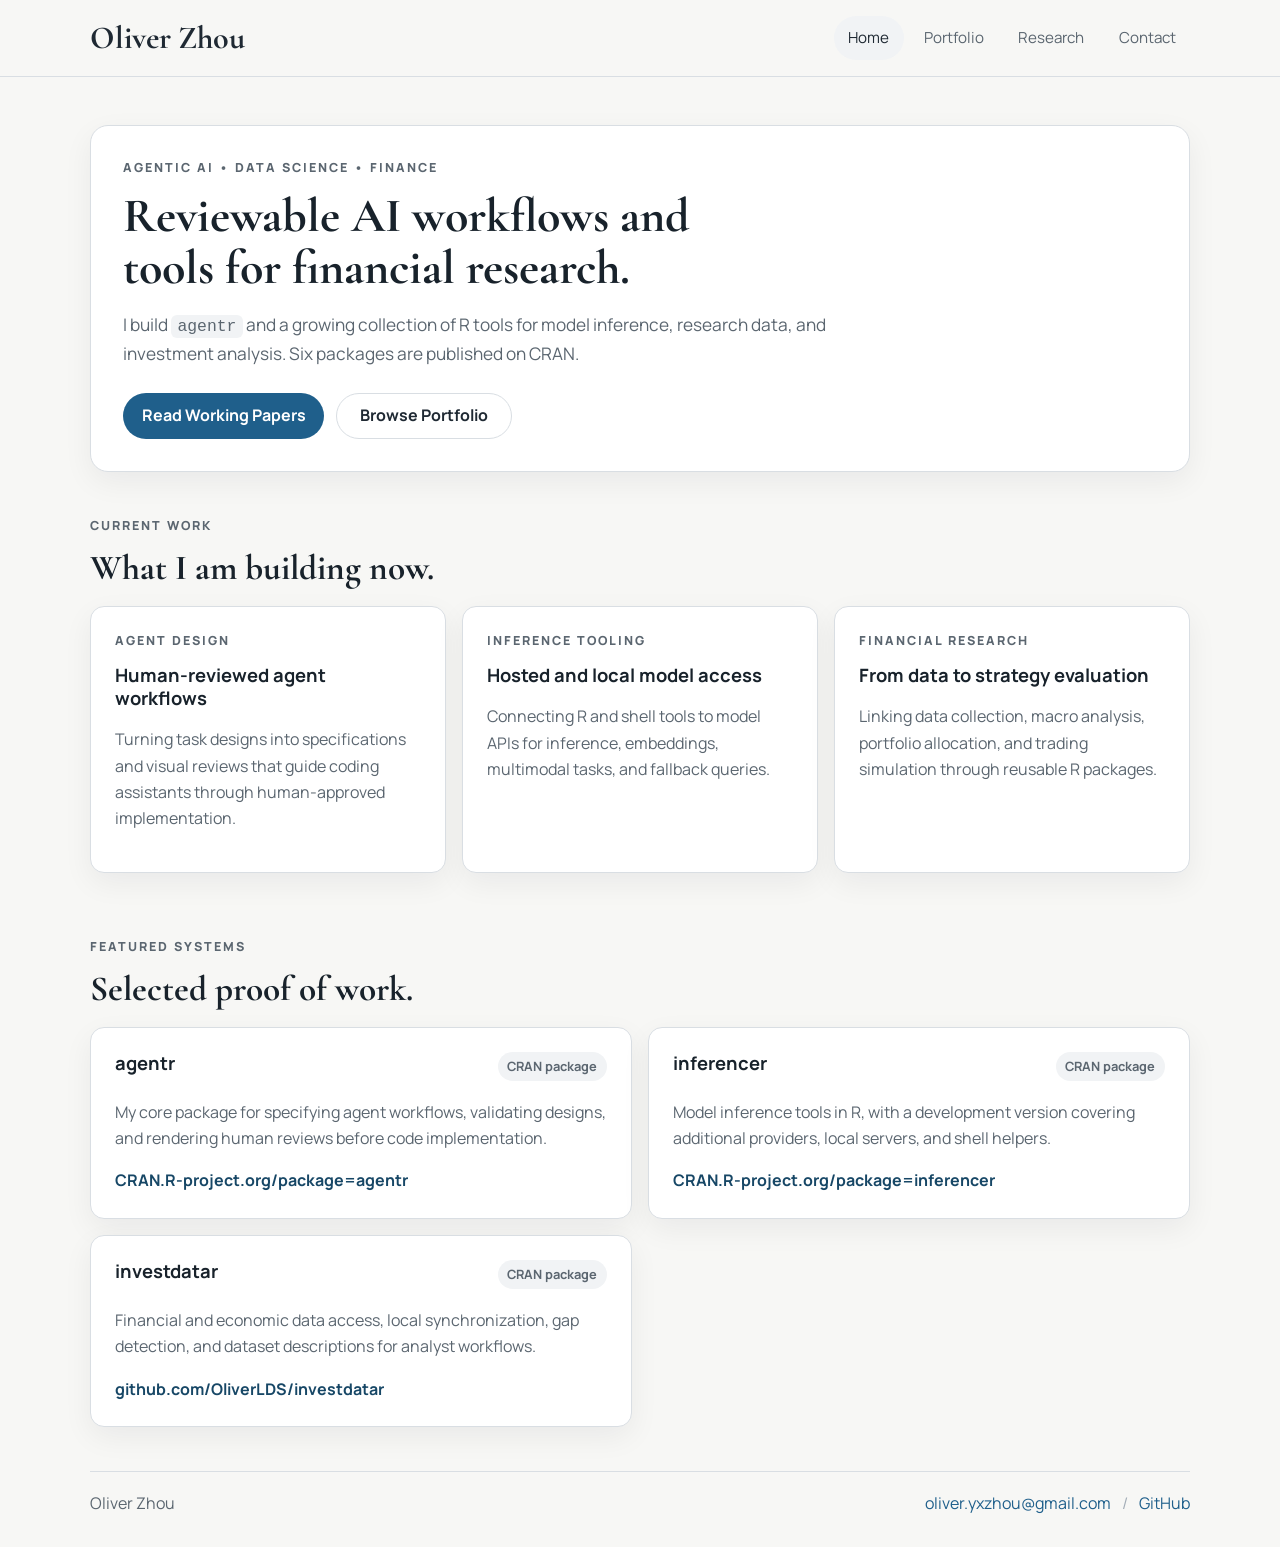
<file: index.html>
<!DOCTYPE html>
<html lang="en">
<head>
  <meta charset="UTF-8" />
  <meta name="viewport" content="width=device-width, initial-scale=1.0" />
  <title>Oliver Zhou | Portfolio</title>
  <meta
    name="description"
    content="Oliver Zhou builds reviewable AI workflows and R tools for model inference, financial research, and trading simulation."
  />
  <link rel="preconnect" href="https://fonts.googleapis.com" />
  <link rel="preconnect" href="https://fonts.gstatic.com" crossorigin />
  <link
    href="https://fonts.googleapis.com/css2?family=Manrope:wght@400;500;600;700;800&amp;family=Cormorant+Garamond:wght@500;600;700&amp;display=swap"
    rel="stylesheet"
  />
  <link rel="stylesheet" href="assets/style.css" />
</head>
<body>
  <header class="site-header">
    <nav class="site-nav">
      <a class="brand" href="index.html">Oliver Zhou</a>
      <div class="nav-links">
        <a href="index.html" aria-current="page">Home</a>
        <a href="cv.html">Portfolio</a>
        <a href="research.html">Research</a>
        <a href="contact.html">Contact</a>
      </div>
    </nav>
  </header>

  <main>
    <section class="hero-shell">
      <div class="container">
        <div class="hero-copy reveal">
          <p class="eyebrow">Agentic AI • Data Science • Finance</p>
          <h1>Reviewable AI workflows and tools for financial research.</h1>
          <p class="lead">
            I build <code>agentr</code> and a growing collection of R tools for model
            inference, research data, and investment analysis. Six packages are published on CRAN.
          </p>
          <div class="hero-actions">
            <a class="button button-primary" href="research.html">Read Working Papers</a>
            <a class="button button-secondary" href="cv.html">Browse Portfolio</a>
          </div>
        </div>
      </div>
    </section>

    <section class="container section">
      <div class="section-heading reveal">
        <p class="eyebrow">Current Work</p>
        <h2>What I am building now.</h2>
      </div>

      <div class="feature-grid">
        <article class="feature-card reveal">
          <p class="card-kicker">Agent Design</p>
          <h3>Human-reviewed agent workflows</h3>
          <p>
            Turning task designs into specifications and visual reviews that
            guide coding assistants through human-approved implementation.
          </p>
        </article>

        <article class="feature-card reveal">
          <p class="card-kicker">Inference Tooling</p>
          <h3>Hosted and local model access</h3>
          <p>
            Connecting R and shell tools to model APIs for inference,
            embeddings, multimodal tasks, and fallback queries.
          </p>
        </article>

        <article class="feature-card reveal">
          <p class="card-kicker">Financial Research</p>
          <h3>From data to strategy evaluation</h3>
          <p>
            Linking data collection, macro analysis, portfolio allocation,
            and trading simulation through reusable R packages.
          </p>
        </article>
      </div>
    </section>

    <section class="container section">
      <div class="section-heading reveal">
        <p class="eyebrow">Featured Systems</p>
        <h2>Selected proof of work.</h2>
      </div>

      <div class="project-grid">
        <article class="project-card reveal">
          <div class="project-topline">
            <h3>agentr</h3>
            <span>CRAN package</span>
          </div>
          <p>My core package for specifying agent workflows, validating designs, and rendering human reviews before code implementation.</p>
          <a href="https://CRAN.R-project.org/package=agentr">CRAN.R-project.org/package=agentr</a>
        </article>

        <article class="project-card reveal">
          <div class="project-topline">
            <h3>inferencer</h3>
            <span>CRAN package</span>
          </div>
          <p>Model inference tools in R, with a development version covering additional providers, local servers, and shell helpers.</p>
          <a href="https://CRAN.R-project.org/package=inferencer">CRAN.R-project.org/package=inferencer</a>
        </article>

        <article class="project-card reveal">
          <div class="project-topline">
            <h3>investdatar</h3>
            <span>CRAN package</span>
          </div>
          <p>Financial and economic data access, local synchronization, gap detection, and dataset descriptions for analyst workflows.</p>
          <a href="https://github.com/OliverLDS/investdatar">github.com/OliverLDS/investdatar</a>
        </article>
      </div>
    </section>
  </main>

  <footer class="site-footer">
    <div class="container footer-inner">
      <p>Oliver Zhou</p>
      <p>
        <a href="mailto:oliver.yxzhou@gmail.com">oliver.yxzhou@gmail.com</a>
        <span class="footer-sep">/</span>
        <a href="https://github.com/OliverLDS">GitHub</a>
      </p>
    </div>
  </footer>
</body>
</html>
</file>
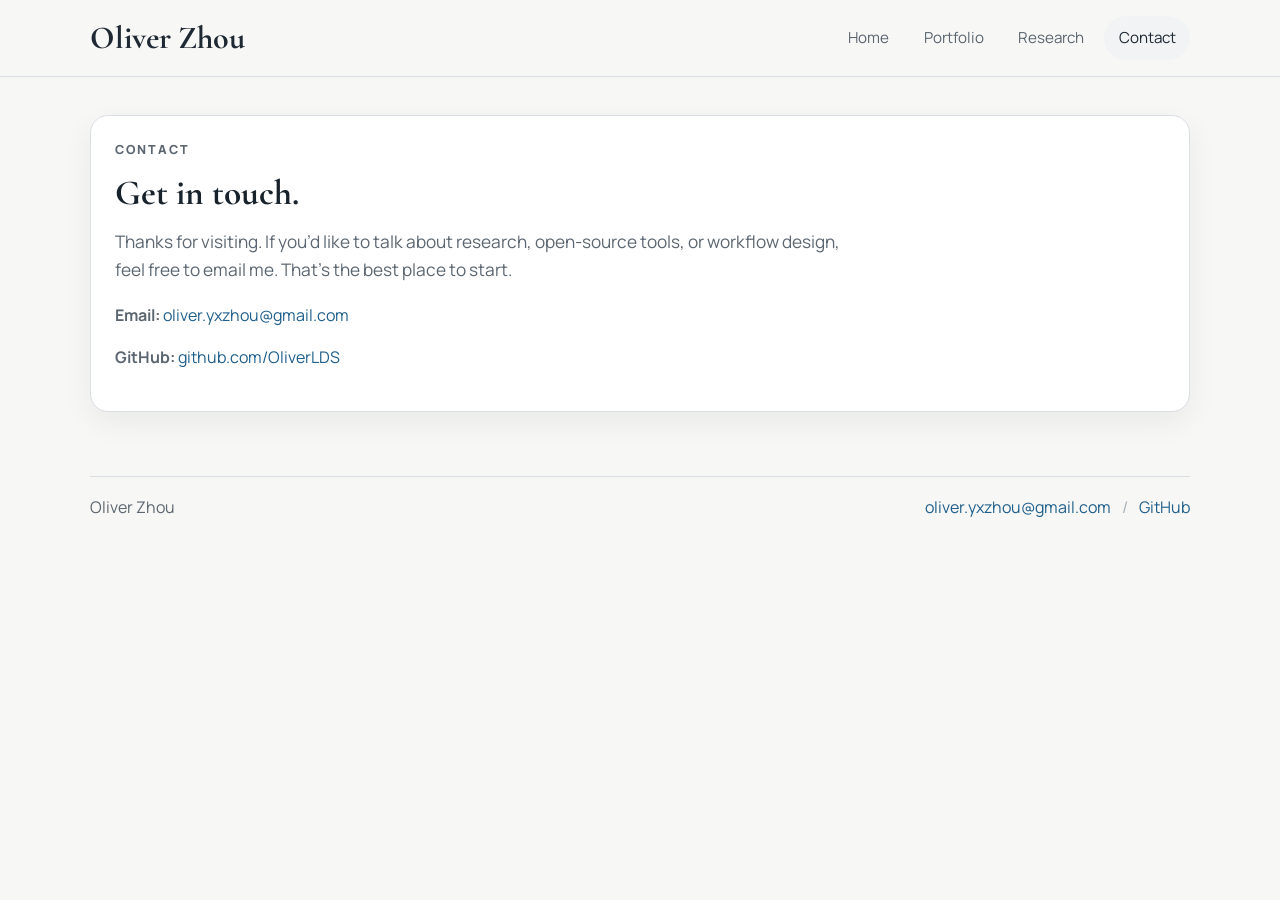
<file: contact.html>
<!DOCTYPE html>
<html lang="en">
<head>
  <meta charset="UTF-8" />
  <meta name="viewport" content="width=device-width, initial-scale=1.0" />
  <title>Contact | Oliver Zhou</title>
  <link rel="preconnect" href="https://fonts.googleapis.com" />
  <link rel="preconnect" href="https://fonts.gstatic.com" crossorigin />
  <link
    href="https://fonts.googleapis.com/css2?family=Manrope:wght@400;500;600;700;800&amp;family=Cormorant+Garamond:wght@500;600;700&amp;display=swap"
    rel="stylesheet"
  />
  <link rel="stylesheet" href="assets/style.css" />
</head>
<body>
  <header class="site-header">
    <nav class="site-nav">
      <a class="brand" href="index.html">Oliver Zhou</a>
      <div class="nav-links">
        <a href="index.html">Home</a>
        <a href="cv.html">Portfolio</a>
        <a href="research.html">Research</a>
        <a href="contact.html" aria-current="page">Contact</a>
      </div>
    </nav>
  </header>

  <main class="container page-shell">
    <section class="page-intro reveal">
      <p class="eyebrow">Contact</p>
      <h1>Get in touch.</h1>
      <p class="lead">
        Thanks for visiting. If you’d like to talk about research, open-source tools,
        or workflow design, feel free to email me. That’s the best place to start.
      </p>
      <p><strong>Email:</strong> <a href="mailto:oliver.yxzhou@gmail.com">oliver.yxzhou@gmail.com</a></p>
      <p><strong>GitHub:</strong> <a href="https://github.com/OliverLDS">github.com/OliverLDS</a></p>
    </section>
  </main>

  <footer class="site-footer">
    <div class="container footer-inner">
      <p>Oliver Zhou</p>
      <p>
        <a href="mailto:oliver.yxzhou@gmail.com">oliver.yxzhou@gmail.com</a>
        <span class="footer-sep">/</span>
        <a href="https://github.com/OliverLDS">GitHub</a>
      </p>
    </div>
  </footer>
</body>
</html>
</file>
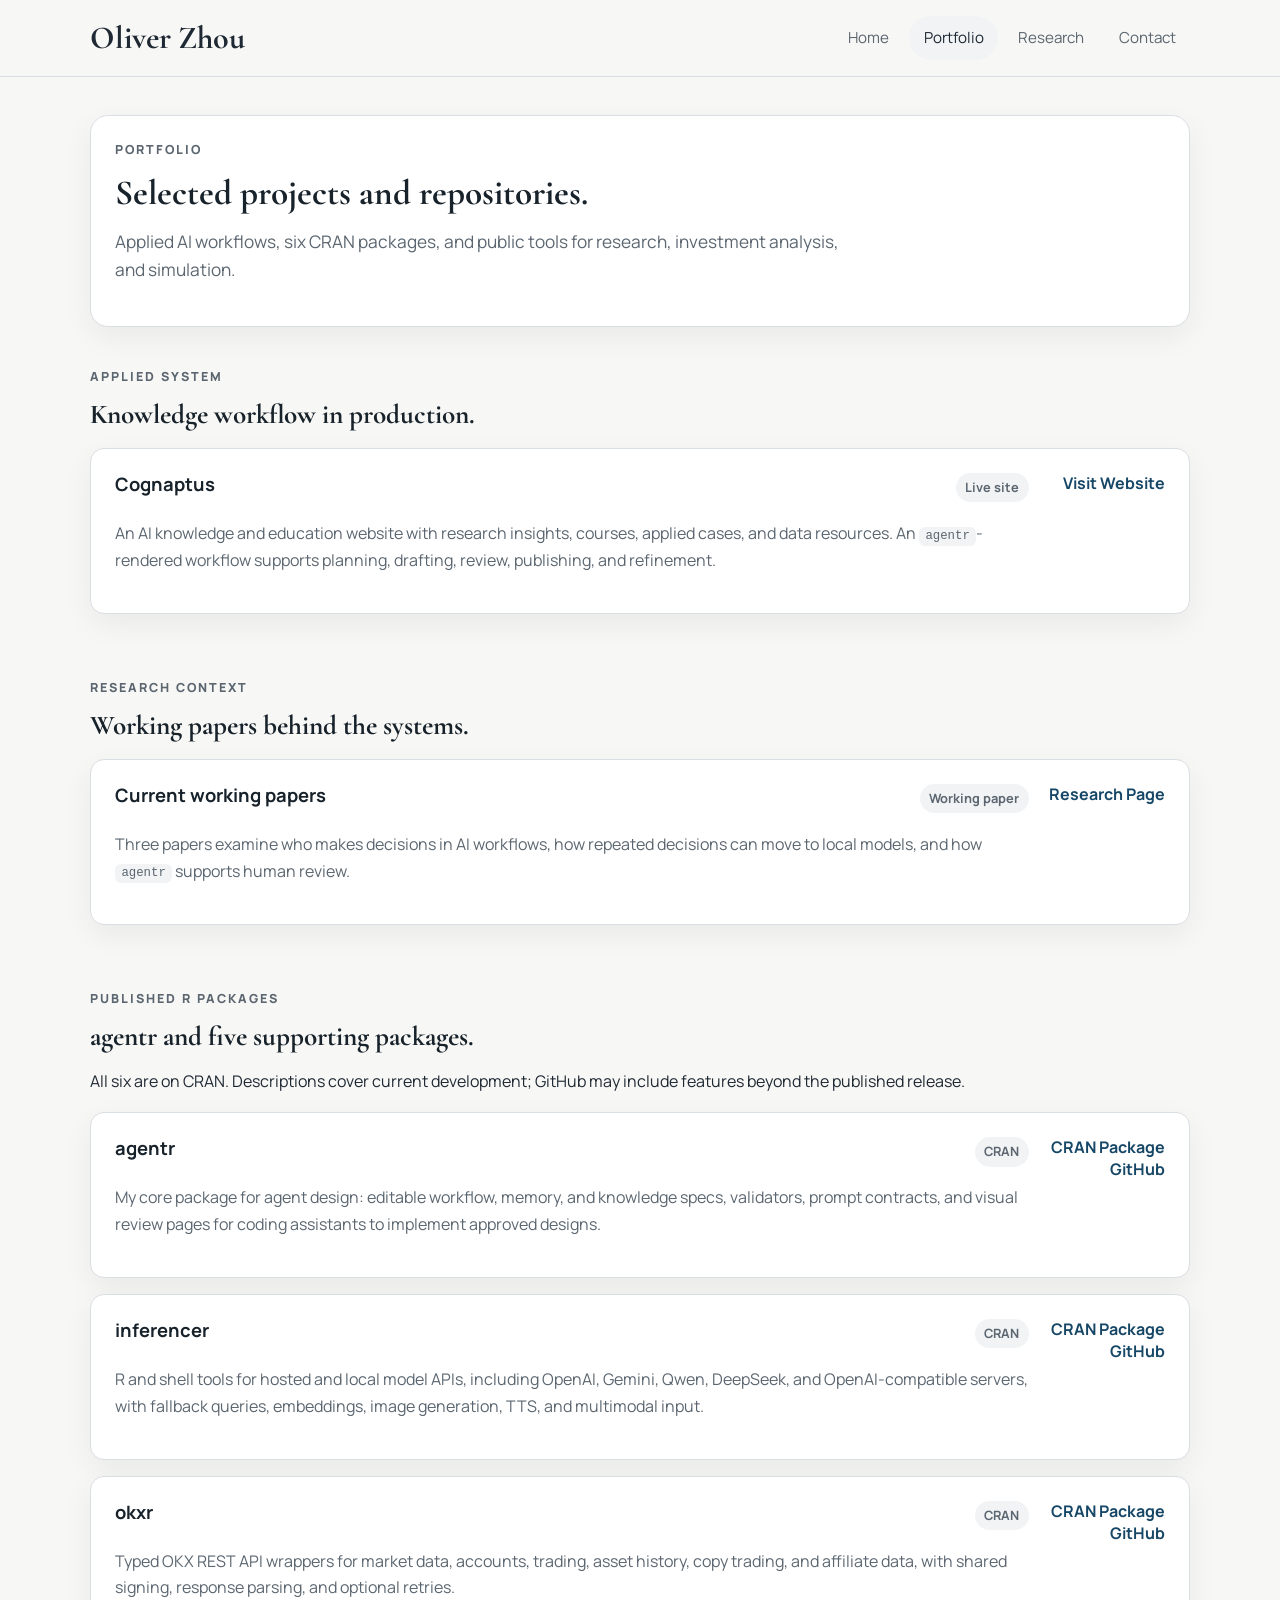
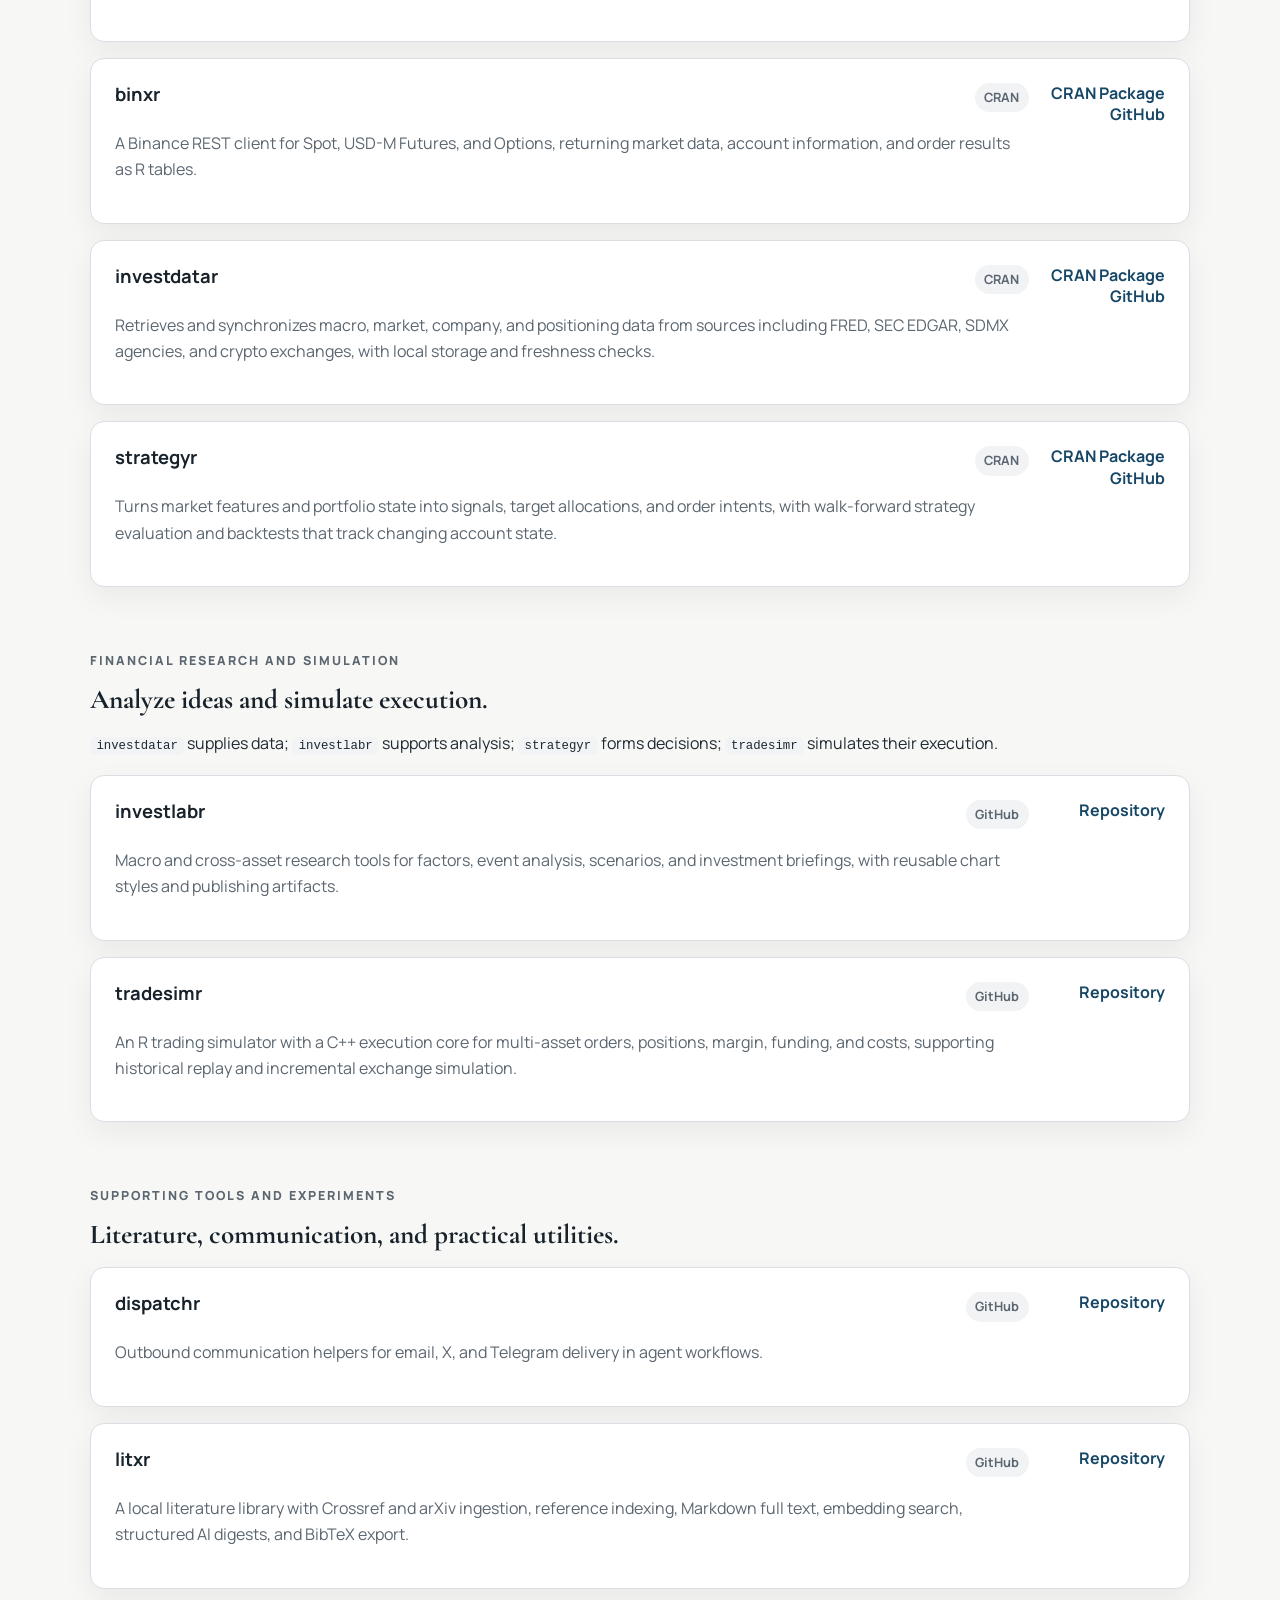
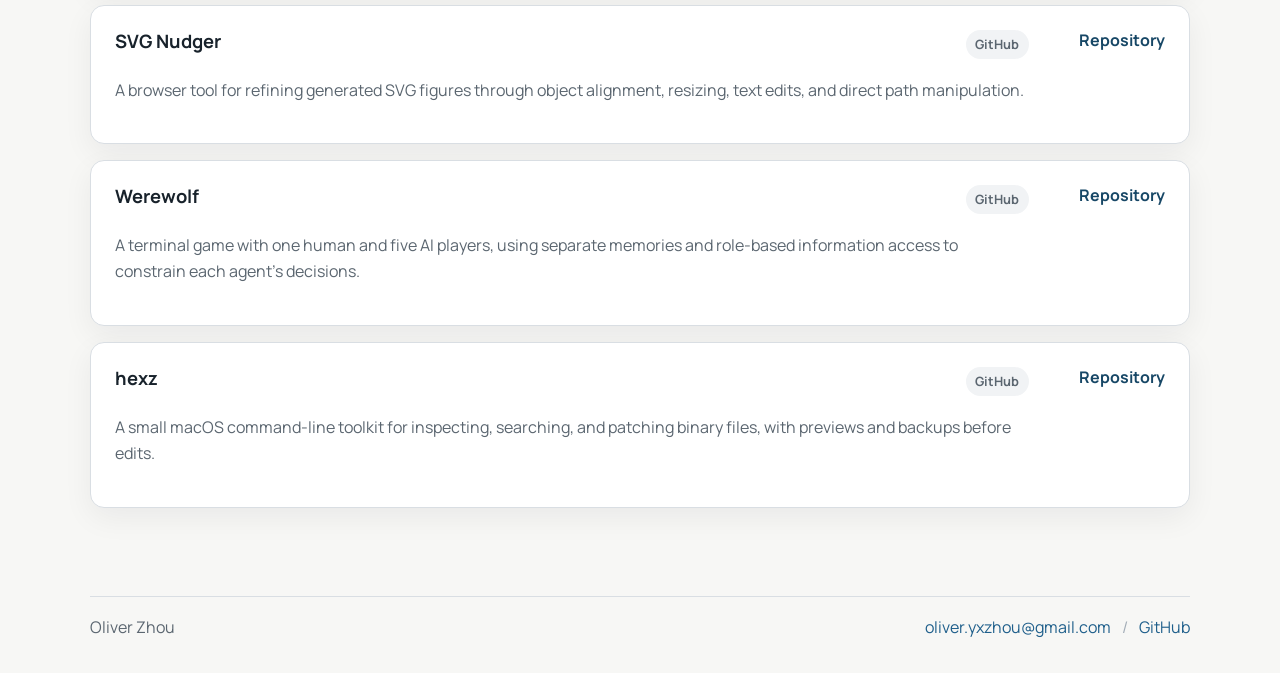
<file: cv.html>
<!DOCTYPE html>
<html lang="en">
<head>
  <meta charset="UTF-8" />
  <meta name="viewport" content="width=device-width, initial-scale=1.0" />
  <title>Portfolio | Oliver Zhou</title>
  <meta name="description" content="Oliver Zhou's portfolio: Cognaptus, six CRAN packages, financial research tools, and AI workflow experiments." />
  <link rel="preconnect" href="https://fonts.googleapis.com" />
  <link rel="preconnect" href="https://fonts.gstatic.com" crossorigin />
  <link
    href="https://fonts.googleapis.com/css2?family=Manrope:wght@400;500;600;700;800&amp;family=Cormorant+Garamond:wght@500;600;700&amp;display=swap"
    rel="stylesheet"
  />
  <link rel="stylesheet" href="assets/style.css" />
</head>
<body>
  <header class="site-header">
    <nav class="site-nav">
      <a class="brand" href="index.html">Oliver Zhou</a>
      <div class="nav-links">
        <a href="index.html">Home</a>
        <a href="cv.html" aria-current="page">Portfolio</a>
        <a href="research.html">Research</a>
        <a href="contact.html">Contact</a>
      </div>
    </nav>
  </header>

  <main class="container page-shell">
    <section class="page-intro reveal">
      <p class="eyebrow">Portfolio</p>
      <h1>Selected projects and repositories.</h1>
      <p class="lead">
        Applied AI workflows, six CRAN packages, and public tools for research,
        investment analysis, and simulation.
      </p>
    </section>

    <section class="section">
      <div class="section-heading compact reveal">
        <p class="eyebrow">Applied System</p>
        <h2>Knowledge workflow in production.</h2>
      </div>
      <div class="stack-list">
        <article class="stack-card reveal">
          <div>
            <div class="project-topline">
              <h3>Cognaptus</h3>
              <span>Live site</span>
            </div>
            <p>An AI knowledge and education website with research insights, courses, applied cases, and data resources. An <code>agentr</code>-rendered workflow supports planning, drafting, review, publishing, and refinement.</p>
          </div>
          <a href="https://cognaptus.com/">Visit Website</a>
        </article>
      </div>
    </section>

    <section class="section">
      <div class="section-heading compact reveal">
        <p class="eyebrow">Research Context</p>
        <h2>Working papers behind the systems.</h2>
      </div>
      <div class="stack-list">
        <article class="stack-card reveal">
          <div>
            <div class="project-topline">
              <h3>Current working papers</h3>
              <span>Working paper</span>
            </div>
            <p>Three papers examine who makes decisions in AI workflows, how repeated decisions can move to local models, and how <code>agentr</code> supports human review.</p>
          </div>
          <a href="research.html">Research Page</a>
        </article>
      </div>
    </section>

    <section class="section">
      <div class="section-heading compact reveal">
        <p class="eyebrow">Published R Packages</p>
        <h2>agentr and five supporting packages.</h2>
        <p>All six are on CRAN. Descriptions cover current development; GitHub may include features beyond the published release.</p>
      </div>
      <div class="stack-list">
        <article class="stack-card reveal">
          <div>
            <div class="project-topline">
              <h3>agentr</h3>
              <span>CRAN</span>
            </div>
            <p>My core package for agent design: editable workflow, memory, and knowledge specs, validators, prompt contracts, and visual review pages for coding assistants to implement approved designs.</p>
          </div>
          <div>
            <a href="https://CRAN.R-project.org/package=agentr">CRAN Package</a>
            <a href="https://github.com/OliverLDS/agentr">GitHub</a>
          </div>
        </article>

        <article class="stack-card reveal">
          <div>
            <div class="project-topline">
              <h3>inferencer</h3>
              <span>CRAN</span>
            </div>
            <p>R and shell tools for hosted and local model APIs, including OpenAI, Gemini, Qwen, DeepSeek, and OpenAI-compatible servers, with fallback queries, embeddings, image generation, TTS, and multimodal input.</p>
          </div>
          <div>
            <a href="https://CRAN.R-project.org/package=inferencer">CRAN Package</a>
            <a href="https://github.com/OliverLDS/inferencer">GitHub</a>
          </div>
        </article>

        <article class="stack-card reveal">
          <div>
            <div class="project-topline">
              <h3>okxr</h3>
              <span>CRAN</span>
            </div>
            <p>Typed OKX REST API wrappers for market data, accounts, trading, asset history, copy trading, and affiliate data, with shared signing, response parsing, and optional retries.</p>
          </div>
          <div>
            <a href="https://CRAN.R-project.org/package=okxr">CRAN Package</a>
            <a href="https://github.com/OliverLDS/okxr">GitHub</a>
          </div>
        </article>

        <article class="stack-card reveal">
          <div>
            <div class="project-topline">
              <h3>binxr</h3>
              <span>CRAN</span>
            </div>
            <p>A Binance REST client for Spot, USD-M Futures, and Options, returning market data, account information, and order results as R tables.</p>
          </div>
          <div>
            <a href="https://CRAN.R-project.org/package=binxr">CRAN Package</a>
            <a href="https://github.com/OliverLDS/binxr">GitHub</a>
          </div>
        </article>

        <article class="stack-card reveal">
          <div>
            <div class="project-topline">
              <h3>investdatar</h3>
              <span>CRAN</span>
            </div>
            <p>Retrieves and synchronizes macro, market, company, and positioning data from sources including FRED, SEC EDGAR, SDMX agencies, and crypto exchanges, with local storage and freshness checks.</p>
          </div>
          <div>
            <a href="https://CRAN.R-project.org/package=investdatar">CRAN Package</a>
            <a href="https://github.com/OliverLDS/investdatar">GitHub</a>
          </div>
        </article>

        <article class="stack-card reveal">
          <div>
            <div class="project-topline">
              <h3>strategyr</h3>
              <span>CRAN</span>
            </div>
            <p>Turns market features and portfolio state into signals, target allocations, and order intents, with walk-forward strategy evaluation and backtests that track changing account state.</p>
          </div>
          <div>
            <a href="https://CRAN.R-project.org/package=strategyr">CRAN Package</a>
            <a href="https://github.com/OliverLDS/strategyr">GitHub</a>
          </div>
        </article>
      </div>
    </section>

    <section class="section">
      <div class="section-heading compact reveal">
        <p class="eyebrow">Financial Research and Simulation</p>
        <h2>Analyze ideas and simulate execution.</h2>
        <p><code>investdatar</code> supplies data; <code>investlabr</code> supports analysis; <code>strategyr</code> forms decisions; <code>tradesimr</code> simulates their execution.</p>
      </div>
      <div class="stack-list">
        <article class="stack-card reveal">
          <div>
            <div class="project-topline">
              <h3>investlabr</h3>
              <span>GitHub</span>
            </div>
            <p>Macro and cross-asset research tools for factors, event analysis, scenarios, and investment briefings, with reusable chart styles and publishing artifacts.</p>
          </div>
          <a href="https://github.com/OliverLDS/investlabr">Repository</a>
        </article>

        <article class="stack-card reveal">
          <div>
            <div class="project-topline">
              <h3>tradesimr</h3>
              <span>GitHub</span>
            </div>
            <p>An R trading simulator with a C++ execution core for multi-asset orders, positions, margin, funding, and costs, supporting historical replay and incremental exchange simulation.</p>
          </div>
          <a href="https://github.com/OliverLDS/tradesimr">Repository</a>
        </article>
      </div>
    </section>

    <section class="section">
      <div class="section-heading compact reveal">
        <p class="eyebrow">Supporting Tools and Experiments</p>
        <h2>Literature, communication, and practical utilities.</h2>
      </div>
      <div class="stack-list">
        <article class="stack-card reveal">
          <div>
            <div class="project-topline">
              <h3>dispatchr</h3>
              <span>GitHub</span>
            </div>
            <p>Outbound communication helpers for email, X, and Telegram delivery in agent workflows.</p>
          </div>
          <a href="https://github.com/OliverLDS/dispatchr">Repository</a>
        </article>

        <article class="stack-card reveal">
          <div>
            <div class="project-topline">
              <h3>litxr</h3>
              <span>GitHub</span>
            </div>
            <p>A local literature library with Crossref and arXiv ingestion, reference indexing, Markdown full text, embedding search, structured AI digests, and BibTeX export.</p>
          </div>
          <a href="https://github.com/OliverLDS/litxr">Repository</a>
        </article>

        <article class="stack-card reveal">
          <div>
            <div class="project-topline">
              <h3>SVG Nudger</h3>
              <span>GitHub</span>
            </div>
            <p>A browser tool for refining generated SVG figures through object alignment, resizing, text edits, and direct path manipulation.</p>
          </div>
          <a href="https://github.com/OliverLDS/svg-nudger">Repository</a>
        </article>

        <article class="stack-card reveal">
          <div>
            <div class="project-topline">
              <h3>Werewolf</h3>
              <span>GitHub</span>
            </div>
            <p>A terminal game with one human and five AI players, using separate memories and role-based information access to constrain each agent's decisions.</p>
          </div>
          <a href="https://github.com/OliverLDS/werewolf">Repository</a>
        </article>

        <article class="stack-card reveal">
          <div>
            <div class="project-topline">
              <h3>hexz</h3>
              <span>GitHub</span>
            </div>
            <p>A small macOS command-line toolkit for inspecting, searching, and patching binary files, with previews and backups before edits.</p>
          </div>
          <a href="https://github.com/OliverLDS/hexz">Repository</a>
        </article>
      </div>
    </section>
  </main>

  <footer class="site-footer">
    <div class="container footer-inner">
      <p>Oliver Zhou</p>
      <p>
        <a href="mailto:oliver.yxzhou@gmail.com">oliver.yxzhou@gmail.com</a>
        <span class="footer-sep">/</span>
        <a href="https://github.com/OliverLDS">GitHub</a>
      </p>
    </div>
  </footer>
</body>
</html>
</file>
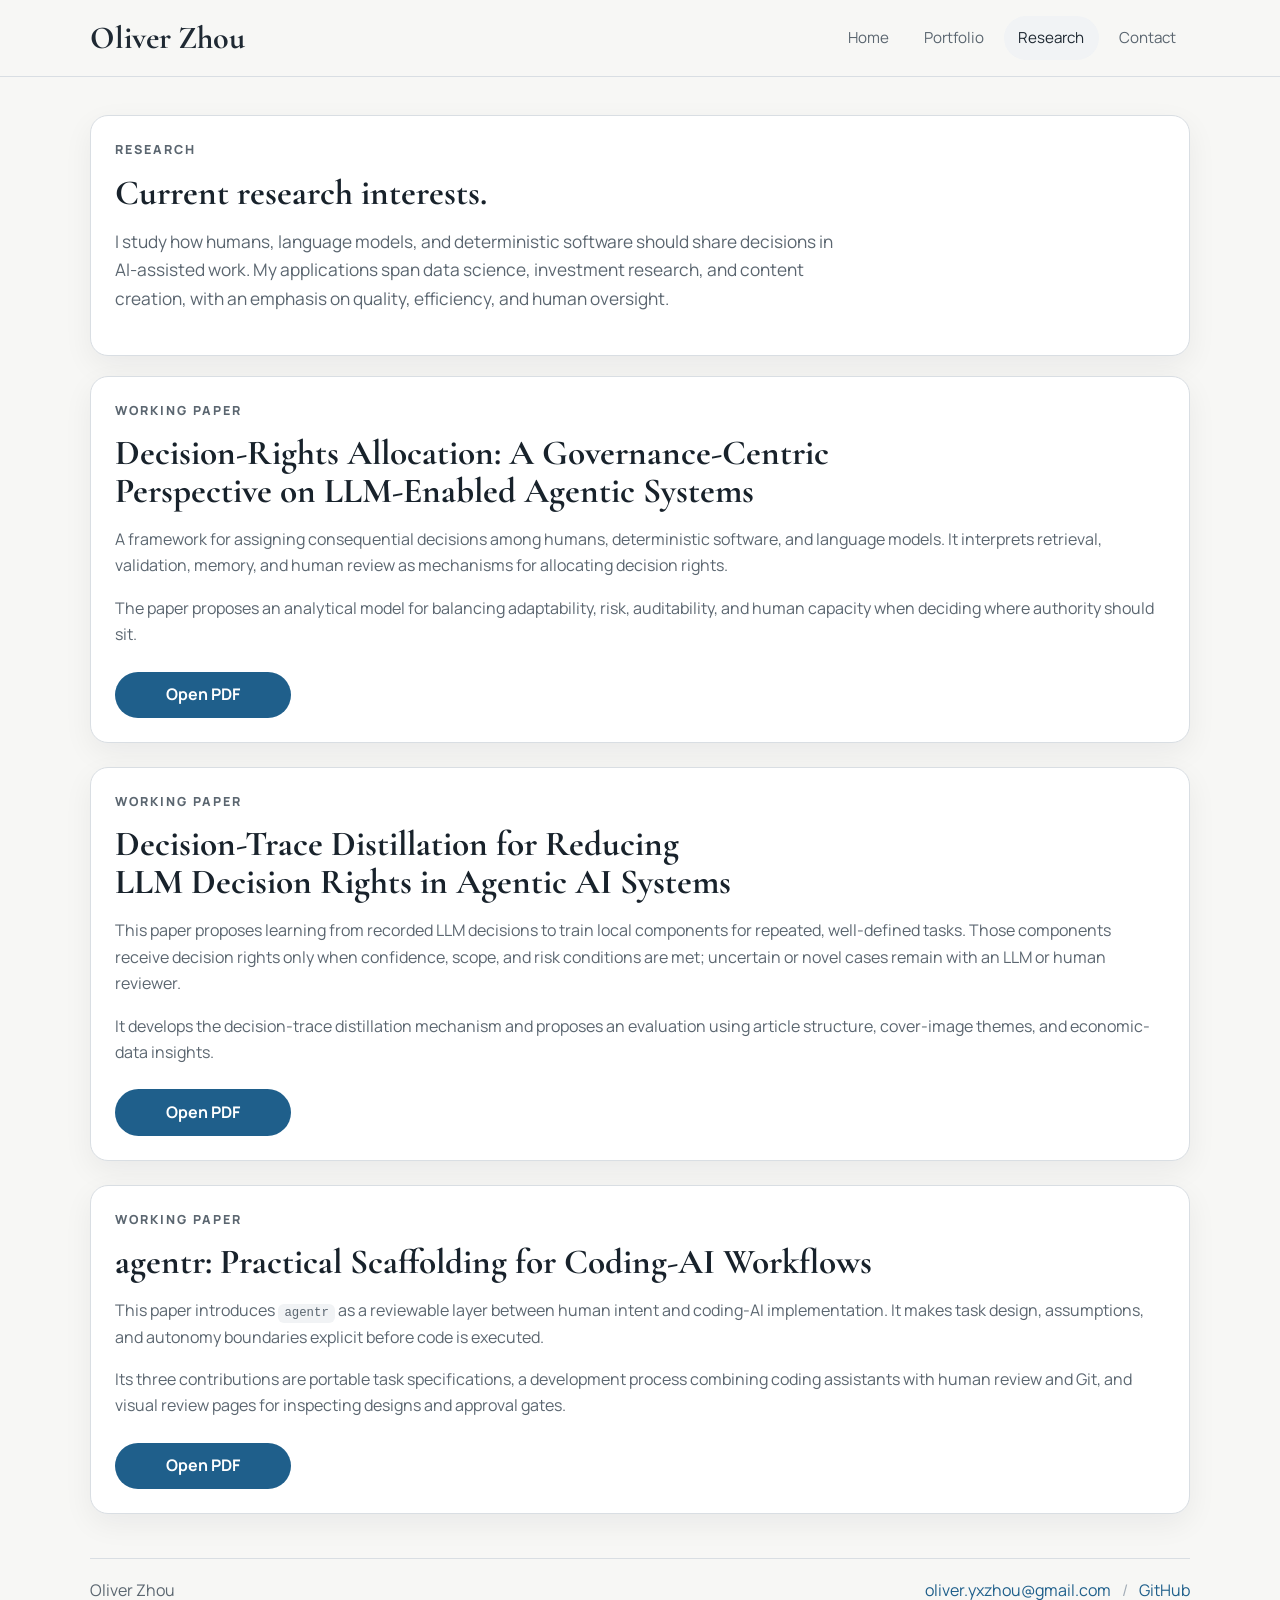
<file: research.html>
<!DOCTYPE html>
<html lang="en">
<head>
  <meta charset="UTF-8" />
  <meta name="viewport" content="width=device-width, initial-scale=1.0" />
  <title>Research | Oliver Zhou</title>
  <meta name="description" content="Working papers on decision rights in agentic AI, decision-trace distillation, and agentr scaffolding for coding-AI workflows." />
  <link rel="preconnect" href="https://fonts.googleapis.com" />
  <link rel="preconnect" href="https://fonts.gstatic.com" crossorigin />
  <link
    href="https://fonts.googleapis.com/css2?family=Manrope:wght@400;500;600;700;800&amp;family=Cormorant+Garamond:wght@500;600;700&amp;display=swap"
    rel="stylesheet"
  />
  <link rel="stylesheet" href="assets/style.css" />
</head>
<body>
  <header class="site-header">
    <nav class="site-nav">
      <a class="brand" href="index.html">Oliver Zhou</a>
      <div class="nav-links">
        <a href="index.html">Home</a>
        <a href="cv.html">Portfolio</a>
        <a href="research.html" aria-current="page">Research</a>
        <a href="contact.html">Contact</a>
      </div>
    </nav>
  </header>

  <main class="container page-shell">
    <section class="page-intro reveal">
      <p class="eyebrow">Research</p>
      <h1>Current research interests.</h1>
      <p class="lead">
        I study how humans, language models, and deterministic software should
        share decisions in AI-assisted work. My applications span data science,
        investment research, and content creation, with an emphasis on quality,
        efficiency, and human oversight.
      </p>
    </section>

    <!-- PAPER_BLOCKS_START -->

    <section class="paper-highlight reveal">
      <p class="paper-status">Working Paper</p>
      <h2>Decision-Rights Allocation: A Governance-Centric Perspective on LLM-Enabled Agentic Systems</h2>
      <p>
        A framework for assigning consequential decisions among humans, deterministic software, and language models. It interprets retrieval, validation, memory, and human review as mechanisms for allocating decision rights.
      </p>
      <p>
        The paper proposes an analytical model for balancing adaptability, risk, auditability, and human capacity when deciding where authority should sit.
      </p>
      <div class="link-row">
        <a class="button button-primary" href="files/decision_rights_allocation_concept.pdf">Open PDF</a>
      </div>
    </section>

    <div class="paper-gap" aria-hidden="true"></div>

    <section class="paper-highlight reveal">
      <p class="paper-status">Working Paper</p>
      <h2>Decision-Trace Distillation for Reducing LLM Decision Rights in Agentic AI Systems</h2>
      <p>
        This paper proposes learning from recorded LLM decisions to train local components for repeated, well-defined tasks. Those components receive decision rights only when confidence, scope, and risk conditions are met; uncertain or novel cases remain with an LLM or human reviewer.
      </p>
      <p>
        It develops the decision-trace distillation mechanism and proposes an evaluation using article structure, cover-image themes, and economic-data insights.
      </p>
      <div class="link-row">
        <a class="button button-primary" href="files/reducing_llm_rights.pdf">Open PDF</a>
      </div>
    </section>

    <div class="paper-gap" aria-hidden="true"></div>

    <section class="paper-highlight reveal">
      <p class="paper-status">Working Paper</p>
      <h2>agentr: Practical Scaffolding for Coding-AI Workflows</h2>
      <p>
        This paper introduces <code>agentr</code> as a reviewable layer between human intent and coding-AI implementation. It makes task design, assumptions, and autonomy boundaries explicit before code is executed.
      </p>
      <p>
        Its three contributions are portable task specifications, a development process combining coding assistants with human review and Git, and visual review pages for inspecting designs and approval gates.
      </p>
      <div class="link-row">
        <a class="button button-primary" href="files/agentr_intro.pdf">Open PDF</a>
      </div>
    </section>

    <!-- PAPER_BLOCKS_END -->
  </main>

  <footer class="site-footer">
    <div class="container footer-inner">
      <p>Oliver Zhou</p>
      <p>
        <a href="mailto:oliver.yxzhou@gmail.com">oliver.yxzhou@gmail.com</a>
        <span class="footer-sep">/</span>
        <a href="https://github.com/OliverLDS">GitHub</a>
      </p>
    </div>
  </footer>
</body>
</html>
</file>
<file: assets/style.css>
:root {
  --bg: #f7f7f5;
  --surface: #ffffff;
  --surface-muted: #f1f3f5;
  --text: #1f2933;
  --text-strong: #18222b;
  --muted: #5b6670;
  --border: #d9dee3;
  --border-strong: #c8d0d8;
  --accent: #1f5f8b;
  --accent-strong: #174766;
  --accent-soft: rgba(31, 95, 139, 0.12);
  --shadow-sm: 0 4px 14px rgba(15, 23, 42, 0.04);
  --shadow: 0 10px 30px rgba(15, 23, 42, 0.06);

  --radius-lg: 18px;
  --radius-md: 14px;
  --radius-sm: 10px;
  --radius-pill: 999px;

  --container: 1100px;
  --page-gutter: 1rem;
  --section-gap: clamp(2rem, 4vw, 3.5rem);
  --card-pad: clamp(1.2rem, 1rem + 0.8vw, 1.5rem);
  --hero-pad: clamp(1.4rem, 1rem + 1.8vw, 2rem);

  --transition-fast: 160ms ease;
  --transition-base: 220ms ease;
  --focus-ring: 0 0 0 3px rgba(31, 95, 139, 0.18);
}

*,
*::before,
*::after {
  box-sizing: border-box;
}

html {
  scroll-behavior: smooth;
  -webkit-text-size-adjust: 100%;
}

body {
  margin: 0;
  min-width: 320px;
  background: var(--bg);
  color: var(--text);
  font-family: "Manrope", "Segoe UI", Helvetica, Arial, sans-serif;
  line-height: 1.65;
  text-rendering: optimizeLegibility;
  -webkit-font-smoothing: antialiased;
  overflow-wrap: break-word;
}

img,
picture,
svg,
video,
canvas {
  display: block;
  max-width: 100%;
}

a,
.button,
.nav-links a,
.project-topline span,
.pill {
  transition:
    color var(--transition-fast),
    background-color var(--transition-fast),
    border-color var(--transition-fast),
    box-shadow var(--transition-fast),
    transform var(--transition-fast);
}

a {
  color: var(--accent);
  text-decoration: none;
  text-underline-offset: 0.14em;
}

a:hover {
  color: var(--accent-strong);
  text-decoration: underline;
}

a:focus-visible,
button:focus-visible,
.button:focus-visible,
.nav-links a:focus-visible {
  outline: none;
  box-shadow: var(--focus-ring);
}

code {
  padding: 0.15rem 0.4rem;
  border-radius: 6px;
  background: var(--surface-muted);
  font-size: 0.95em;
}

.container,
.site-nav {
  width: min(var(--container), calc(100% - (var(--page-gutter) * 2)));
  margin-inline: auto;
}

.site-header {
  position: sticky;
  top: 0;
  z-index: 10;
  background: rgba(247, 247, 245, 0.92);
  border-bottom: 1px solid var(--border);
  backdrop-filter: blur(10px);
}

.site-nav {
  padding: 1rem 0;
  display: flex;
  align-items: center;
  justify-content: space-between;
  gap: 1rem;
}

.brand {
  font-family: "Cormorant Garamond", Georgia, serif;
  font-size: clamp(1.7rem, 1.25rem + 1.2vw, 2rem);
  font-weight: 700;
  line-height: 1.05;
  color: var(--text);
}

.nav-links {
  display: flex;
  align-items: center;
  justify-content: flex-end;
  gap: 0.35rem;
  flex-wrap: wrap;
}

.nav-links a {
  display: inline-flex;
  align-items: center;
  justify-content: center;
  min-height: 2.75rem;
  padding: 0.55rem 0.9rem;
  border-radius: var(--radius-pill);
  color: var(--muted);
  font-size: 0.95rem;
  line-height: 1.2;
}

.nav-links a:hover,
.nav-links a[aria-current="page"] {
  background: var(--surface-muted);
  color: var(--text);
}

.hero-shell {
  padding: clamp(2rem, 4vw, 3rem) 0 1.5rem;
}

.hero-grid {
  display: grid;
  grid-template-columns: minmax(0, 1.55fr) minmax(280px, 0.85fr);
  gap: 1.25rem;
  align-items: start;
}

:is(.hero-copy, .hero-panel, .feature-card, .project-card, .stack-card, .paper-highlight, .contact-card, .page-intro) {
  background: var(--surface);
  border: 1px solid var(--border);
  border-radius: var(--radius-lg);
  box-shadow: var(--shadow);
}

.hero-copy {
  padding: var(--hero-pad);
}

.hero-panel,
.feature-card,
.project-card,
.stack-card,
.paper-highlight,
.contact-card,
.page-intro {
  padding: var(--card-pad);
}

.page-intro {
  margin-bottom: 1.25rem;
}

.paper-gap {
  height: clamp(1rem, 2vw, 1.5rem);
}

.hero-copy h1,
.page-intro h1,
.section-heading h2,
.paper-highlight h2,
.contact-card h2 {
  margin: 0;
  font-family: "Cormorant Garamond", Georgia, serif;
  font-weight: 700;
  line-height: 1.08;
  color: var(--text-strong);
  text-wrap: balance;
}

.hero-copy h1 {
  font-size: clamp(2rem, 1.45rem + 2.4vw, 3rem);
}

.page-intro h1,
.section-heading h2,
.paper-highlight h2 {
  font-size: clamp(1.75rem, 1.35rem + 1.3vw, 2.2rem);
}

.section-heading.compact h2 {
  font-size: clamp(1.35rem, 1.15rem + 0.8vw, 1.7rem);
}

.contact-card h2 {
  font-size: clamp(1.45rem, 1.2rem + 1vw, 2.1rem);
  margin-top: 0.6rem;
  margin-bottom: 0.6rem;
  overflow-wrap: anywhere;
}

.eyebrow,
.card-kicker,
.panel-label,
.paper-status {
  margin: 0 0 0.8rem;
  color: var(--muted);
  text-transform: uppercase;
  letter-spacing: 0.16em;
  font-size: 0.78rem;
  font-weight: 800;
}

.lead {
  margin-top: 1rem;
  font-size: clamp(1rem, 0.96rem + 0.35vw, 1.08rem);
  color: var(--muted);
  max-width: 44rem;
}

.hero-actions,
.link-row,
.pill-row {
  display: flex;
  flex-wrap: wrap;
  gap: 0.75rem;
}

.hero-actions,
.link-row {
  margin-top: 1.5rem;
}

.button {
  display: inline-flex;
  align-items: center;
  justify-content: center;
  min-height: 2.9rem;
  min-width: min(100%, 11rem);
  padding: 0.75rem 1.1rem;
  border-radius: var(--radius-pill);
  border: 1px solid transparent;
  font-weight: 700;
  line-height: 1.2;
  text-decoration: none;
}

.button:hover {
  text-decoration: none;
}

.button:active {
  transform: translateY(1px);
}

.button-primary {
  background: var(--accent);
  color: #ffffff;
}

.button-primary:hover {
  background: var(--accent-strong);
  color: #ffffff;
}

.button-secondary {
  background: #ffffff;
  border-color: var(--border);
  color: var(--text);
}

.button-secondary:hover {
  border-color: var(--border-strong);
  background: var(--surface-muted);
}

.signal-list {
  margin: 0;
  padding-left: 1.1rem;
  color: var(--muted);
}

.signal-list li + li {
  margin-top: 0.65rem;
}

.contact-chip {
  margin-top: 1.25rem;
  padding-top: 1rem;
  border-top: 1px solid var(--border);
  display: grid;
  gap: 0.2rem;
}

.contact-chip span {
  font-size: 0.8rem;
  text-transform: uppercase;
  letter-spacing: 0.16em;
  color: var(--muted);
}

.section,
.page-shell {
  padding: 1.25rem 0 clamp(2.25rem, 4vw, 2.75rem);
}

.page-shell {
  padding-top: clamp(2rem, 3vw, 2.5rem);
}

.section-heading {
  margin-bottom: 1.15rem;
}

.page-intro .lead {
  max-width: 46rem;
}

.paper-highlight p,
.feature-card p,
.project-card p,
.stack-card p,
.contact-card p,
.page-intro p {
  color: var(--muted);
}

.feature-grid,
.project-grid,
.contact-grid {
  display: grid;
  gap: 1rem;
}

.feature-grid {
  grid-template-columns: repeat(3, minmax(0, 1fr));
}

.project-grid,
.contact-grid {
  grid-template-columns: repeat(2, minmax(0, 1fr));
}

.feature-card,
.project-card,
.contact-card {
  border-radius: var(--radius-md);
}

.feature-card h3,
.project-card h3,
.stack-card h3 {
  margin: 0 0 0.5rem;
  font-size: 1.15rem;
  line-height: 1.25;
  color: var(--text-strong);
}

.project-topline {
  display: flex;
  align-items: flex-start;
  justify-content: space-between;
  gap: 0.75rem;
}

.project-topline span {
  flex-shrink: 0;
  padding: 0.25rem 0.6rem;
  border-radius: var(--radius-pill);
  background: var(--surface-muted);
  color: var(--muted);
  font-size: 0.8rem;
  font-weight: 700;
  white-space: nowrap;
}

.pill {
  padding: 0.6rem 0.9rem;
  border-radius: var(--radius-pill);
  background: var(--surface-muted);
  border: 1px solid var(--border);
  font-size: 0.95rem;
  color: var(--text);
}

.stack-list {
  display: grid;
  gap: 1rem;
}

.stack-card {
  border-radius: var(--radius-md);
  display: grid;
  grid-template-columns: minmax(0, 1fr) 120px;
  gap: 1rem;
  align-items: start;
}

.stack-card > div {
  min-width: 0;
}

.stack-card a,
.feature-card a,
.project-card a,
.contact-card a {
  color: var(--accent-strong);
  font-weight: 700;
}

.stack-card a {
  display: block;
  width: 120px;
  text-align: right;
  line-height: 1.35;
}

.site-footer {
  padding: 0 0 2rem;
}

.footer-inner {
  padding-top: 1.1rem;
  border-top: 1px solid var(--border);
  display: flex;
  align-items: center;
  justify-content: space-between;
  gap: 1rem;
  color: var(--muted);
}

.footer-inner p {
  margin: 0;
}

.footer-sep {
  margin: 0 0.5rem;
  color: #a3adb7;
}

.reveal {
  opacity: 1;
  transform: none;
  animation: none;
}

@media (max-width: 900px) {
  .hero-grid,
  .feature-grid,
  .project-grid,
  .contact-grid,
  .stack-card {
    grid-template-columns: 1fr;
  }

  .stack-card a {
    width: auto;
    text-align: left;
  }

  .footer-inner,
  .site-nav {
    flex-direction: column;
    align-items: flex-start;
  }

  .nav-links {
    justify-content: flex-start;
  }
}

@media (max-width: 640px) {
  :root {
    --page-gutter: 0.85rem;
  }

  .hero-shell {
    padding-top: 2rem;
  }

  .brand {
    font-size: 1.7rem;
  }

  .hero-actions,
  .link-row {
    flex-direction: column;
    align-items: stretch;
  }

  .button,
  .pill {
    width: 100%;
    min-width: 0;
  }

  .project-topline {
    flex-direction: column;
    align-items: flex-start;
  }

  .project-topline span {
    white-space: normal;
  }

  .footer-sep {
    display: none;
  }
}

@media (max-width: 420px) {
  .nav-links {
    width: 100%;
  }

  .nav-links a {
    flex: 1 1 auto;
  }
}

@media (prefers-reduced-motion: reduce) {
  html {
    scroll-behavior: auto;
  }

  *,
  *::before,
  *::after {
    transition: none !important;
    animation: none !important;
  }
}
</file>
